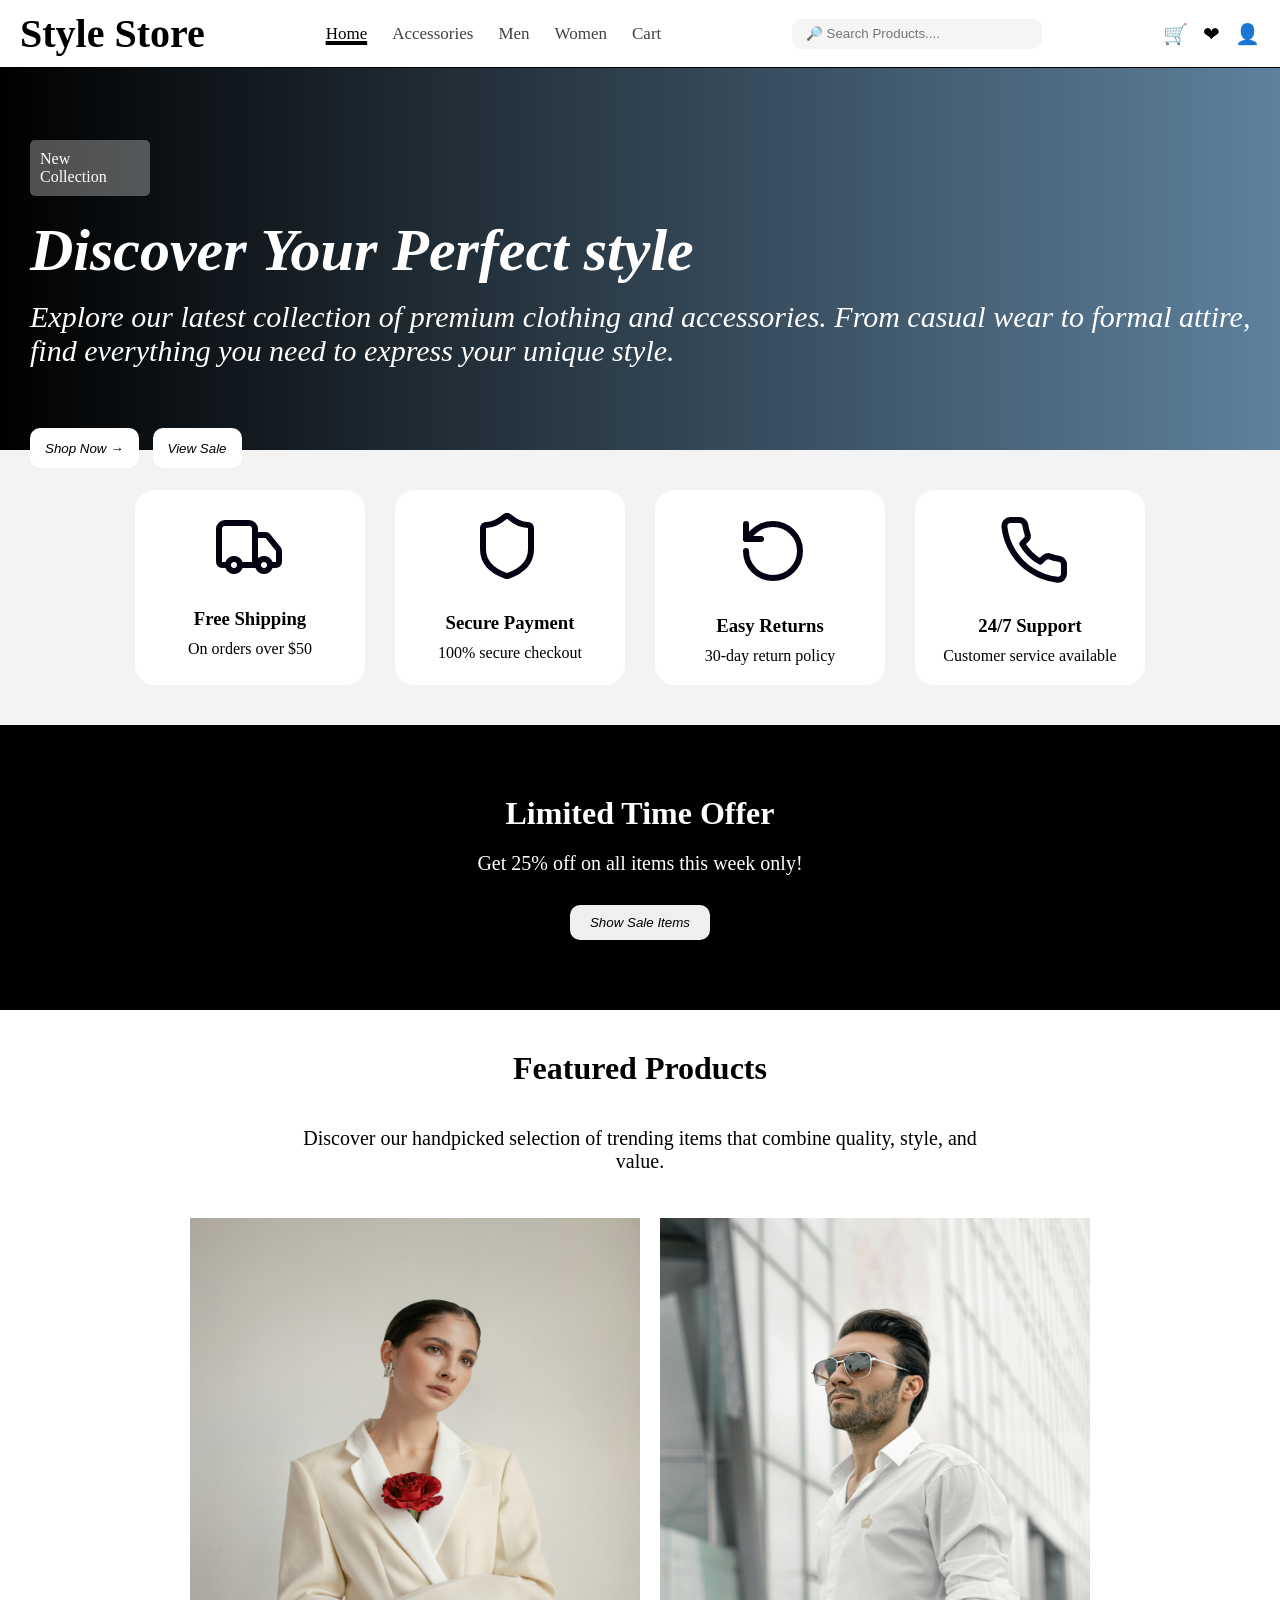
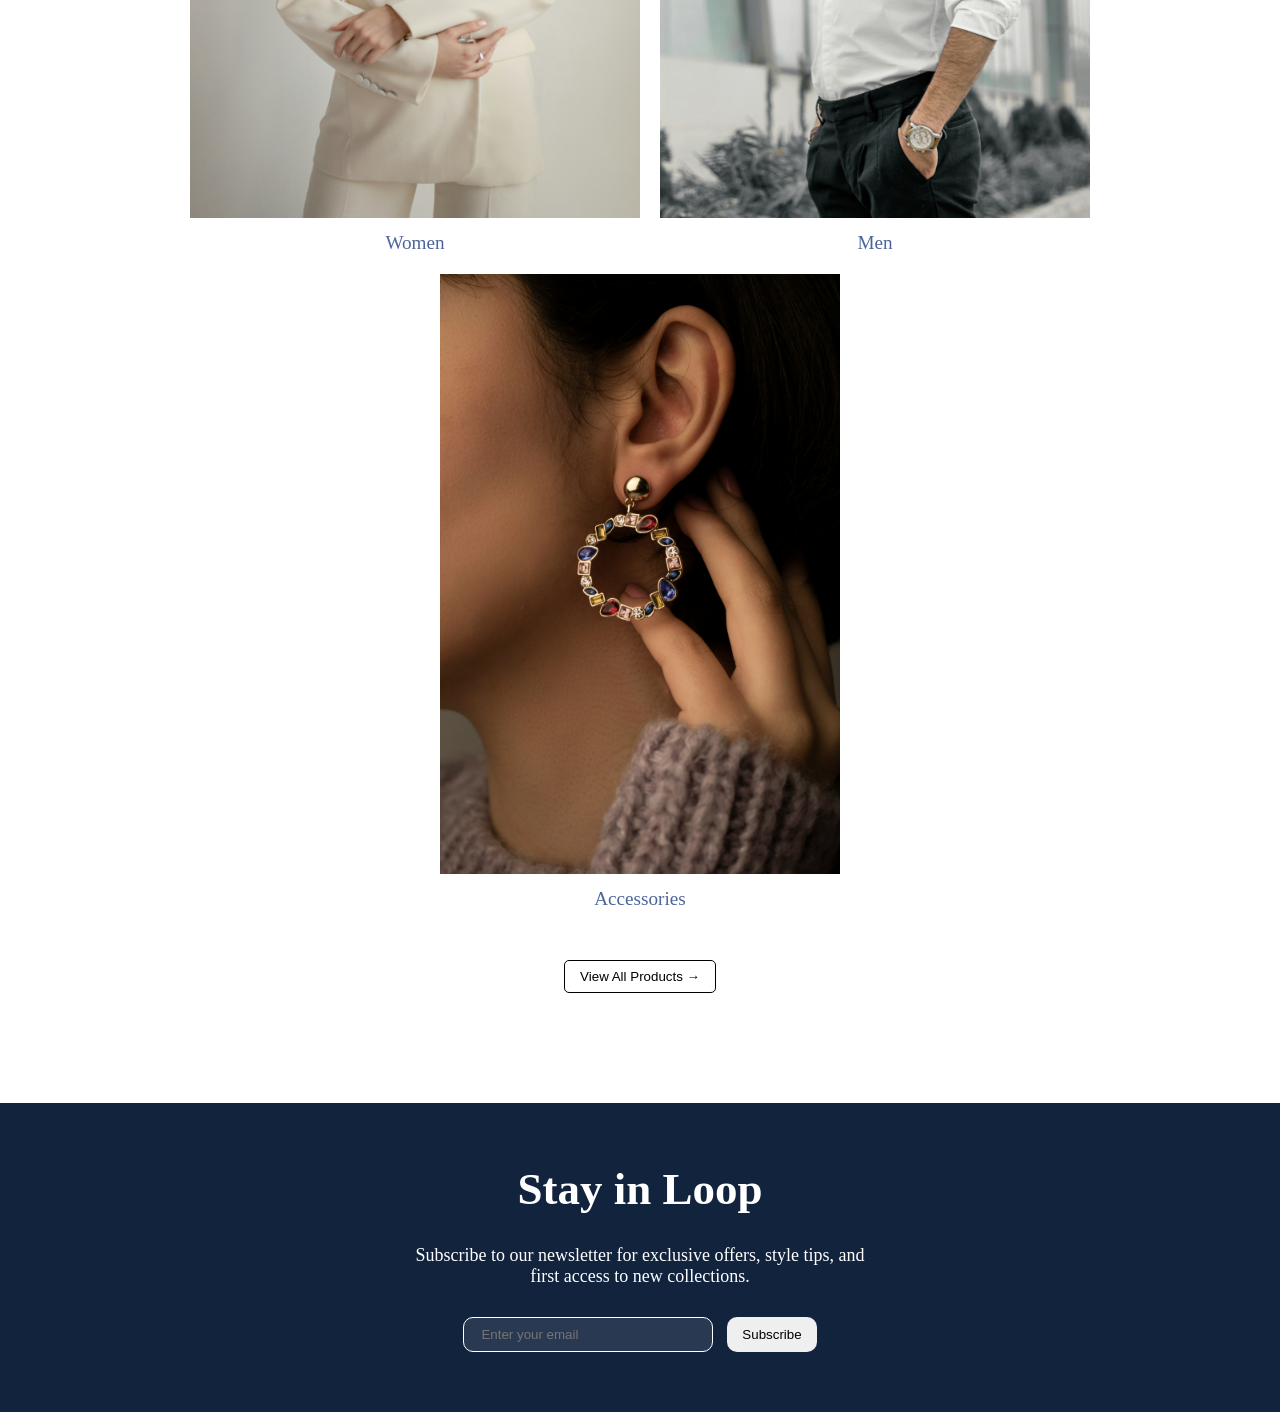
<file: index.html>
<!DOCTYPE html>
<html lang="en">

<head>
    <title>E-Commerce clothing</title>
    <meta name="viewport" content="width=device-width, initial-scale=1.0">
</head>
<link rel="stylesheet" href="style.css">
<body>
    <div class="main">
        <div class="navbar">
            <h1 class="logo">Style Store</h1>
            <ul>
                <a href="#"><li id="one">Home</li></a>
                <a href="shop.html"><li>Accessories</li></a>
                <a href="men.html"><li>Men</li></a>
                <a href="women.html"><li>Women</li></a>
                <a href="sale.html"><li>Cart</li></a>
            </ul>

            <div class="srch">
               <a href="#"><input class="srchh" type="search"  name="" placeholder=" &#x1F50E Search Products...."></a>
            </div>

            <div class="logos">
                <a href="sale.html">&#128722;</a>
                <a href="#">&#10084;</a>
                <a href="#">&#128100;</a> 
            </div>

        </div>

        <div class="shop">

            <div class="coll">
                New Collection 
            </div>

            <div class="disco">
                <h1>Discover Your Perfect style</h1>
                <p>Explore our latest collection of premium clothing and accessories. From casual wear to formal attire, find everything you need to express your unique style.</p>
            </div>

            <div class="btn">
                <button class="btn1">
                    Shop Now  &#8594;
                </button>
                <button class="btn2">
                    View Sale 
                </button>
            </div>

        </div>
        <div class="free">
            <div class="four">
                <img src="images/1.png" alt="">
                <h3>Free Shipping</h3>
                <p>On orders over $50</p>
            </div>
            <div class="four">
                <img src="images/2.png" alt="">
                <h3>Secure Payment</h3>
                <p>100% secure checkout</p>
            </div>
            <div class="four">
                <img src="images/3.png" alt="">
                <h3>Easy Returns</h3>
                <p>30-day return policy</p>
            </div>
            <div class="four">
                 <img src="images/4.png" alt="">
                <h3>24/7 Support</h3>
                <p>Customer service available</p>
            </div>
        </div>
        <div class="sale">
            <h1>Limited Time Offer</h1>
            <p>Get 25% off on all items this week only!</p>
            <button>Show Sale Items </button>
        </div>
        <div class="feat">
            <h1>Featured Products</h1>
            <p>Discover our handpicked selection of trending items that combine quality, style, and <br> value.</p>
                <div class="imc">
                <figure><img src="images/home_dress/women.jpg" height="600px" width="450px"><figcaption><a href="women.html" style="text-decoration: none; color: rgb(77, 101, 155);">Women</a></figcaption></figure>
                <figure><img src="images/home_dress/men.jpg" height="600px" width="430px">
                <figcaption><a href="men.html" style="text-decoration: none; color: rgb(77, 101, 155);">Men</a></figcaption></figure>
                <figure><img src="images/home_dress/mina-rad-mbSmroQl_V0-unsplash.jpg" height="600px" width="400px">
                <figcaption><a href="shop.html" style="text-decoration: none; color: rgb(77, 101,155);">Accessories</a></figcaption></figure>
                </div>
            <button><a href="#">View All Products &#8594;</a> </button>
        </div>
        <div class="loop">
            <h1>Stay in Loop</h1>
            <p>Subscribe to our newsletter for exclusive offers, style tips, and <br> first access to new collections.</p>
            <input type="email" placeholder="  Enter your email">
            <button>Subscribe</button>
        </div>
    </div>  
</body>
</html>
</file>
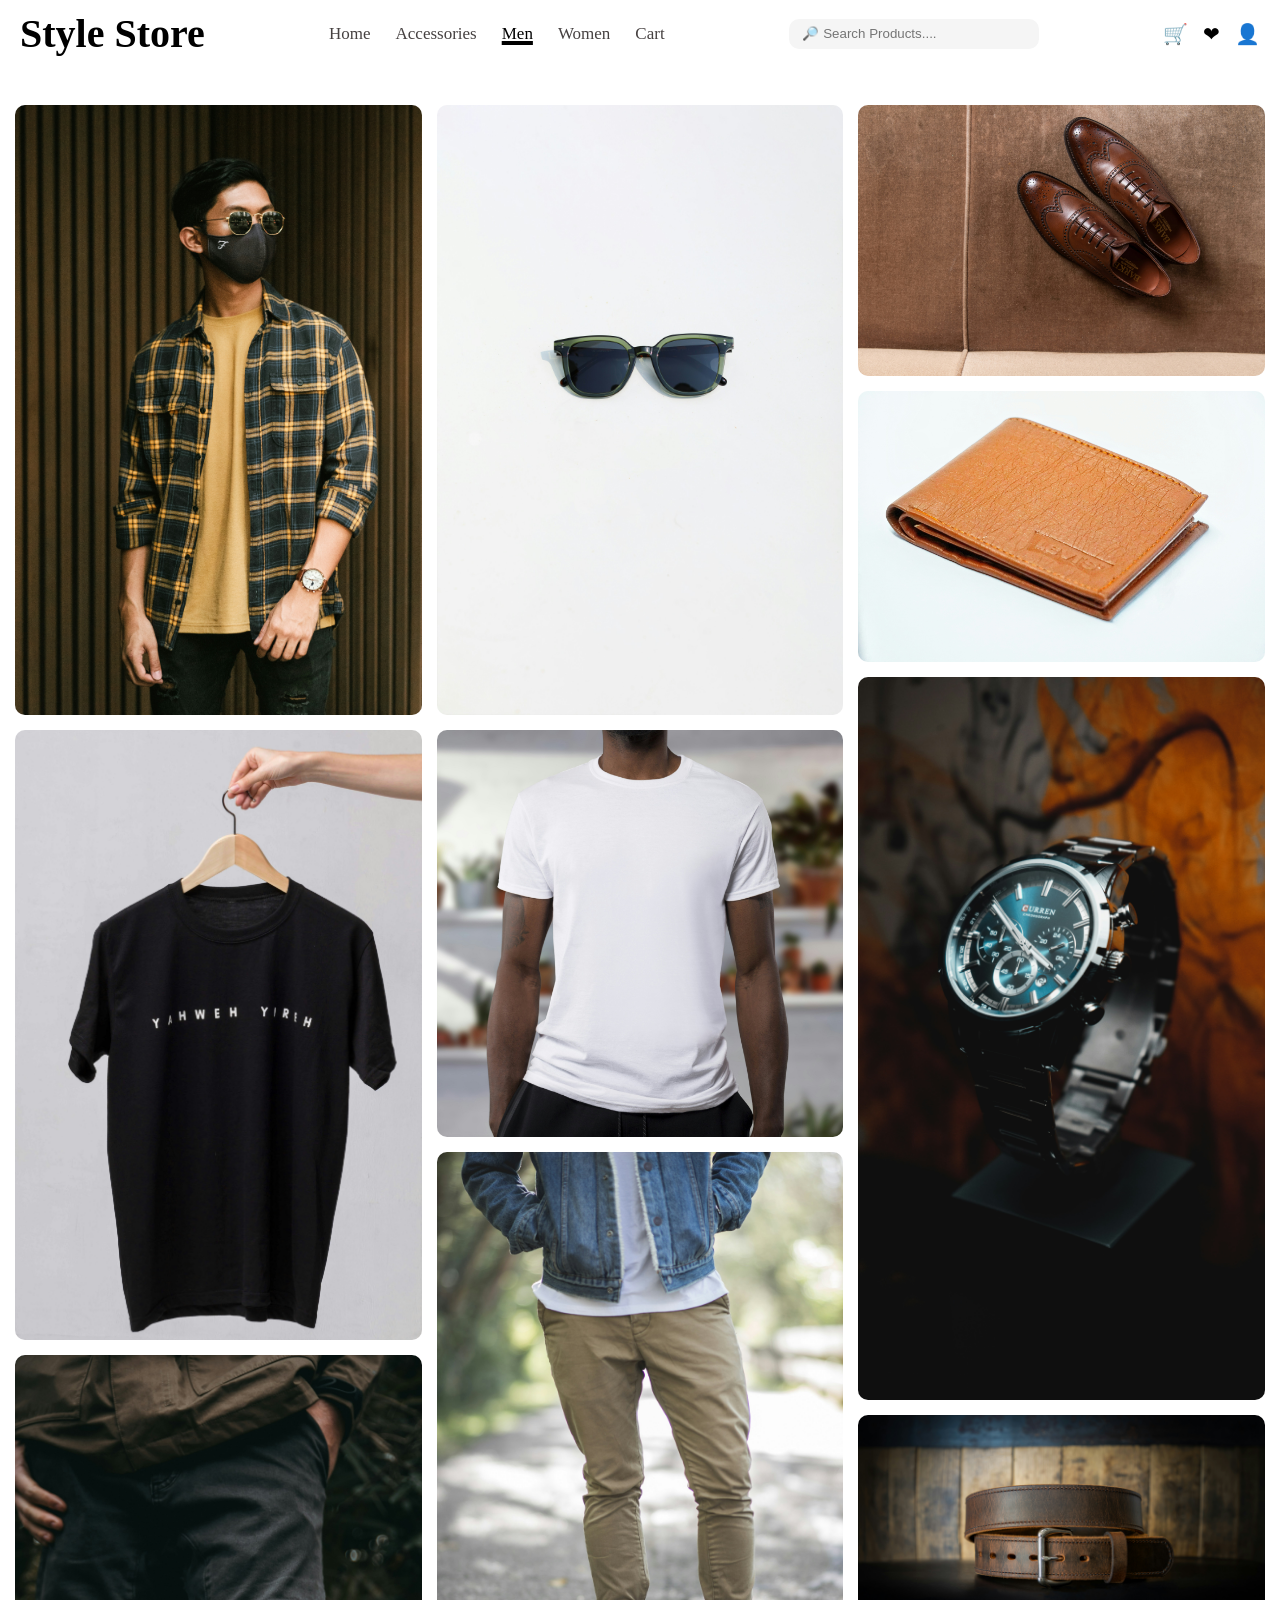
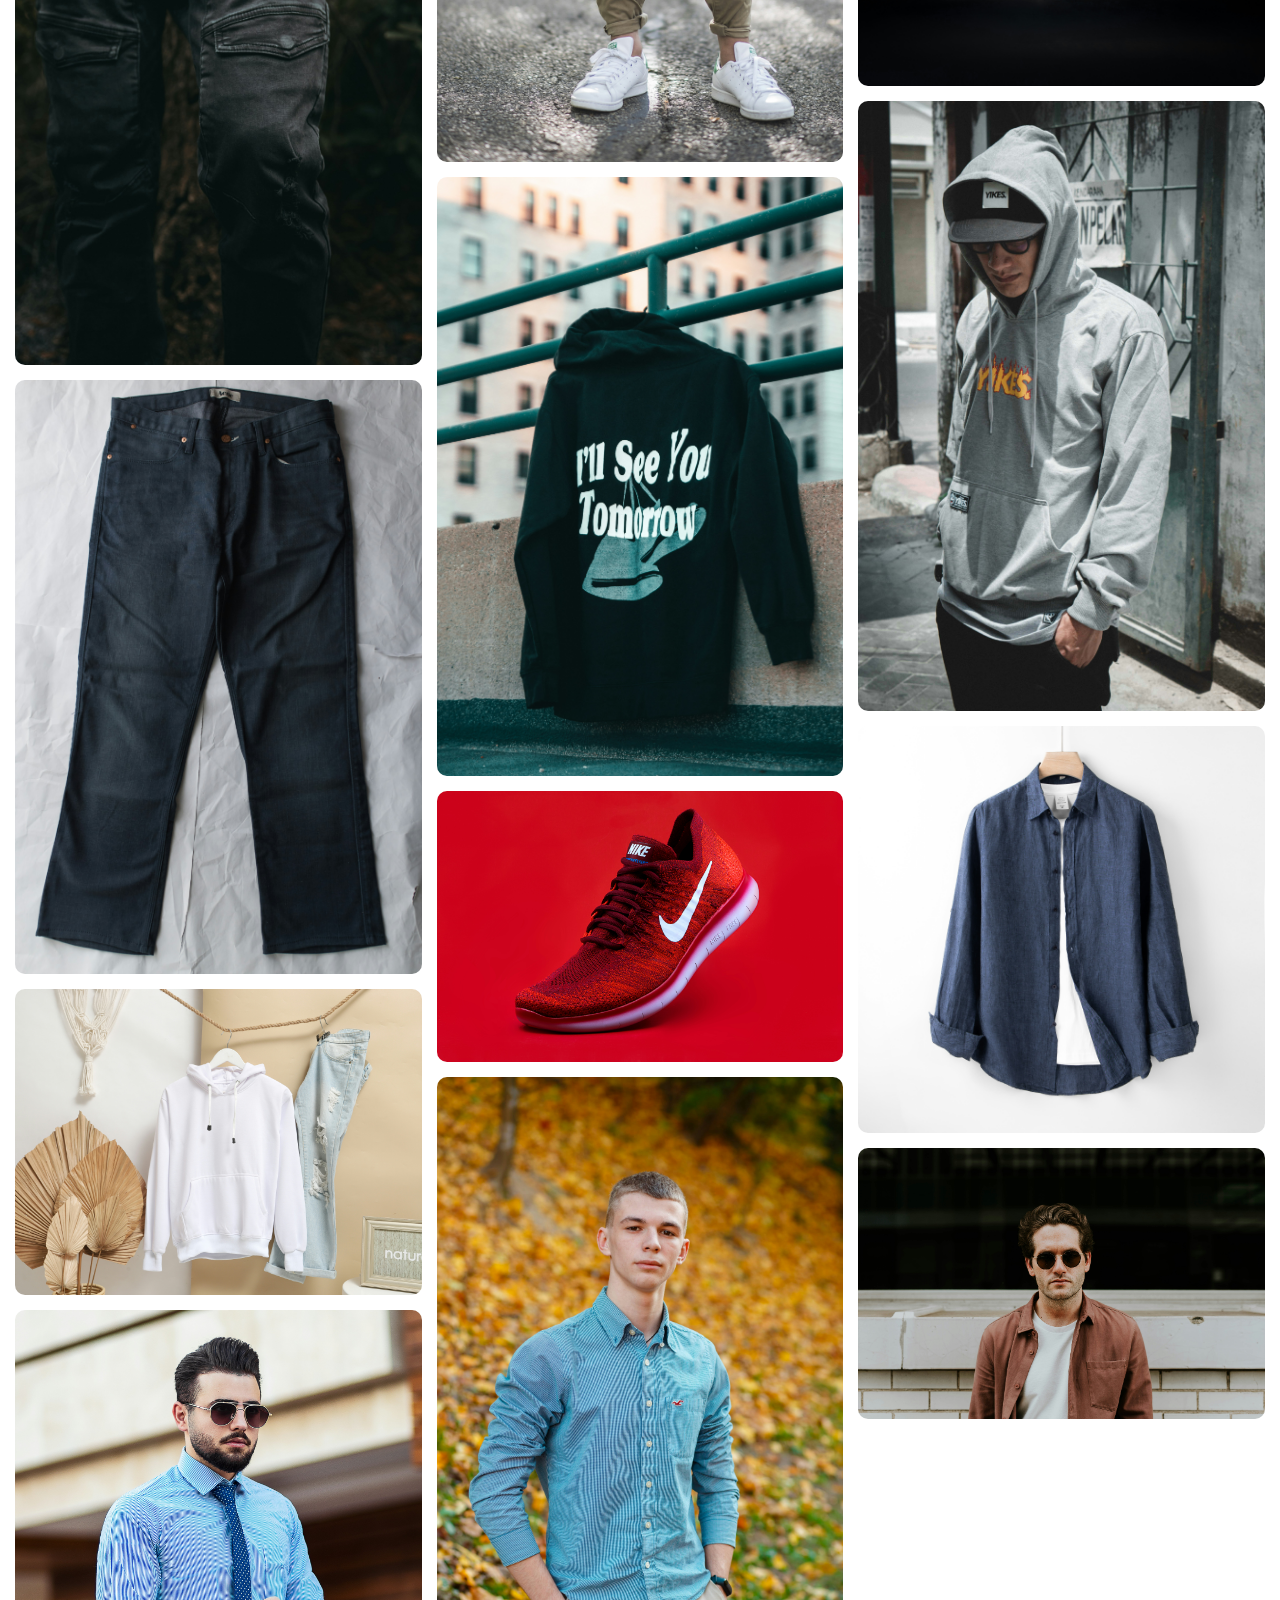
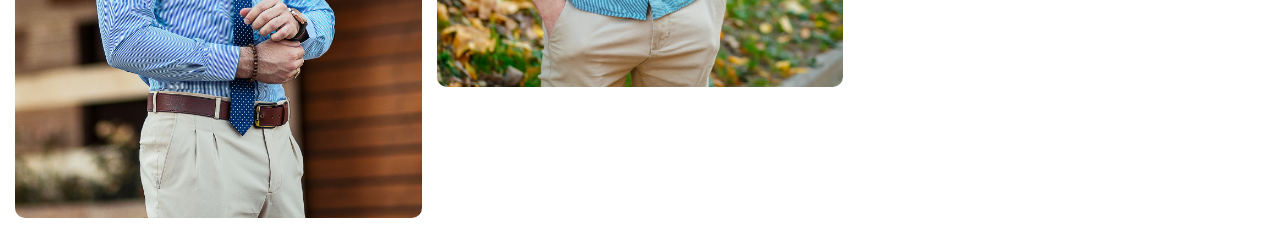
<file: men.html>
<!DOCTYPE html>
<html lang="en">

<head>
    <title>E-Commerce clothing</title>
    <meta name="viewport" content="width=device-width, initial-scale=1.0">
</head>
<link rel="stylesheet" href="menstyle.css">
<body>
    <div class="main">
        <div class="navbar">
            <h1 class="logo">Style Store</h1>
            <ul>
                <a href="index.html"><li>Home</li></a>
                <a href="shop.html"><li>Accessories</li></a>
                <a href="#"><li id="one">Men</li></a>
                <a href="women.html"><li>Women</li></a>
                <a href="sale.html"><li>Cart</li></a>
            </ul>

            <div class="srch">
               <a href="#"><input class="srchh" type="search"  name="" placeholder=" &#x1F50E Search Products...."></a>
            </div>

            <div class="logos">
                <a href="sale.html">&#128722;</a>
                <a href="#">&#10084;</a>
                <a href="#">&#128100;</a>
            </div>
        </div>
        <div class="empty"></div>
        <div class="gallery">
            <div class="photo"><a href="sale.html"><img src="images/men dresses/img7.jpg"></a></div>
            <div class="photo"><a href="sale.html"><img src="images/men dresses/img2.jpg"></a></div>
            <div class="photo"><a href="sale.html"><img src="images/men dresses/img3.jpg"></a></div>
            <div class="photo"><a href="sale.html"><img src="images/men dresses/img4.jpg"></a></div>
            <div class="photo"><a href="sale.html"><img src="images/men dresses/img5.jpg"></a></div>
            <div class="photo"><a href="sale.html"><img src="images/men dresses/img6.jpg"></a></div>
            <div class="photo"><a href="sale.html"><img src="images/men dresses/img18.jpg"></a></div>
            <div class="photo"><a href="sale.html"><img src="images/men dresses/img1.jpg"></a></div>
            <div class="photo"><a href="sale.html"><img src="images/men dresses/img8.jpg"></a></div>
            <div class="photo"><a href="sale.html"><img src="images/men dresses/img15.jpg"></a></div>
            <div class="photo"><a href="sale.html"><img src="images/men dresses/img16.jpg"></a></div>
            <div class="photo"><a href="sale.html"><img src="images/men dresses/img11.jpg"></a></div>
            <div class="photo"><a href="sale.html"><img src="images/men dresses/img12.jpg"></a></div>
            <div class="photo"><a href="sale.html"><img src="images/men dresses/img17.jpg"></a></div>
            <div class="photo"><a href="sale.html"><img src="images/men dresses/img13.jpg"></a></div>
            <div class="photo"><a href="sale.html"><img src="images/men dresses/img14.jpg"></a></div>
            <div class="photo"><a href="sale.html"><img src="images/men dresses/img9.jpg"></a></div>
            <div class="photo"><a href="sale.html"><img src="images/men dresses/img10.jpg"></a></div>
            <div class="photo"><a href="sale.html"><img src="images/men dresses/img19.jpg"></a></div>
        </div>
</file>
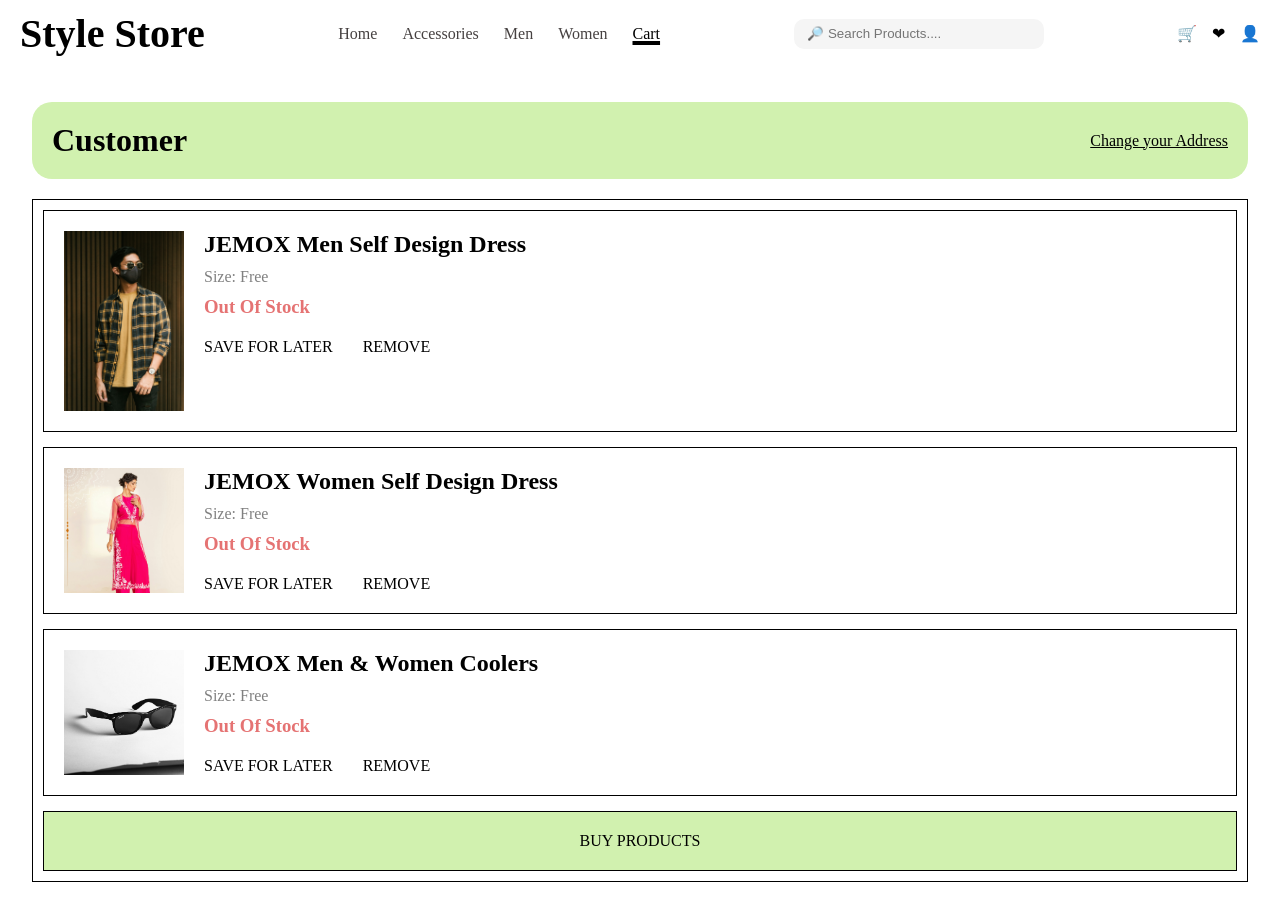
<file: sale.html>
<!DOCTYPE html>
<html lang="en">

<head>
    <title>E-Commerce clothing</title>
    <meta name="viewport" content="width=device-width, initial-scale=1.0">
</head>
<link rel="stylesheet" href="sale.css">
<body>
    <div class="main">
        <div class="navbar">
            <h1 class="logo">Style Store</h1>
            <ul>
                <a href="index.html"><li>Home</li></a>
                <a href="shop.html"><li>Accessories</li></a>
                <a href="men.html"><li>Men</li></a>
                <a href="women.html"><li>Women</li></a>
                <a href="#"><li id="one">Cart</li></a>
            </ul>

            <div class="srch">
               <a href="#"><input class="srchh" type="search"  name="" placeholder=" &#x1F50E Search Products...."></a>
            </div>

            <div class="logos">
                <a href="sale.html">&#128722;</a>
                <a href="#">&#10084;</a>
                <a href="#">&#128100;</a> 
            </div>
        </div>
        <hr>
        <div class="empty"></div>
        <div>
            <div class="address">
                <h1>Customer</h1>
                <p>Change your Address</p>
            </div>
        </div>
        <div class="two">
            <div id="products">
                <div class="product">
                    <img src="images/men dresses/img7.jpg" alt="sock">
                    <div class="product-text">
                        <h2>JEMOX Men Self Design Dress</h2>
                        <p>Size: Free</p>
                        <h3>Out Of Stock</h3>
                        <div class="actions">
                            <span>SAVE FOR LATER</span>
                            <span>REMOVE</span>
                        </div>
                    </div>
                </div>
                <div class="product">
                    <img src="images/women dresses/img1.jpg" alt="sock">
                    <div class="product-text">
                        <h2>JEMOX Women Self Design Dress</h2>
                        <p>Size: Free</p>
                        <h3>Out Of Stock</h3>
                        <div class="actions">
                            <span>SAVE FOR LATER</span>
                            <span>REMOVE</span>
                        </div>
                    </div>
                </div>
                <div class="product">
                    <img src="images/accesscories/i6.jpg" alt="sock">
                    <div class="product-text">
                        <h2>JEMOX Men & Women Coolers</h2>
                        <p>Size: Free</p>
                        <h3>Out Of Stock</h3>
                        <div class="actions">
                            <span>SAVE FOR LATER</span>
                            <span>REMOVE</span>
                        </div>
                    </div>
                </div>
                <div class="product1">
                    <p>BUY PRODUCTS</p>
                </div>
            </div>
        </div>
    </div>
</div>
</file>
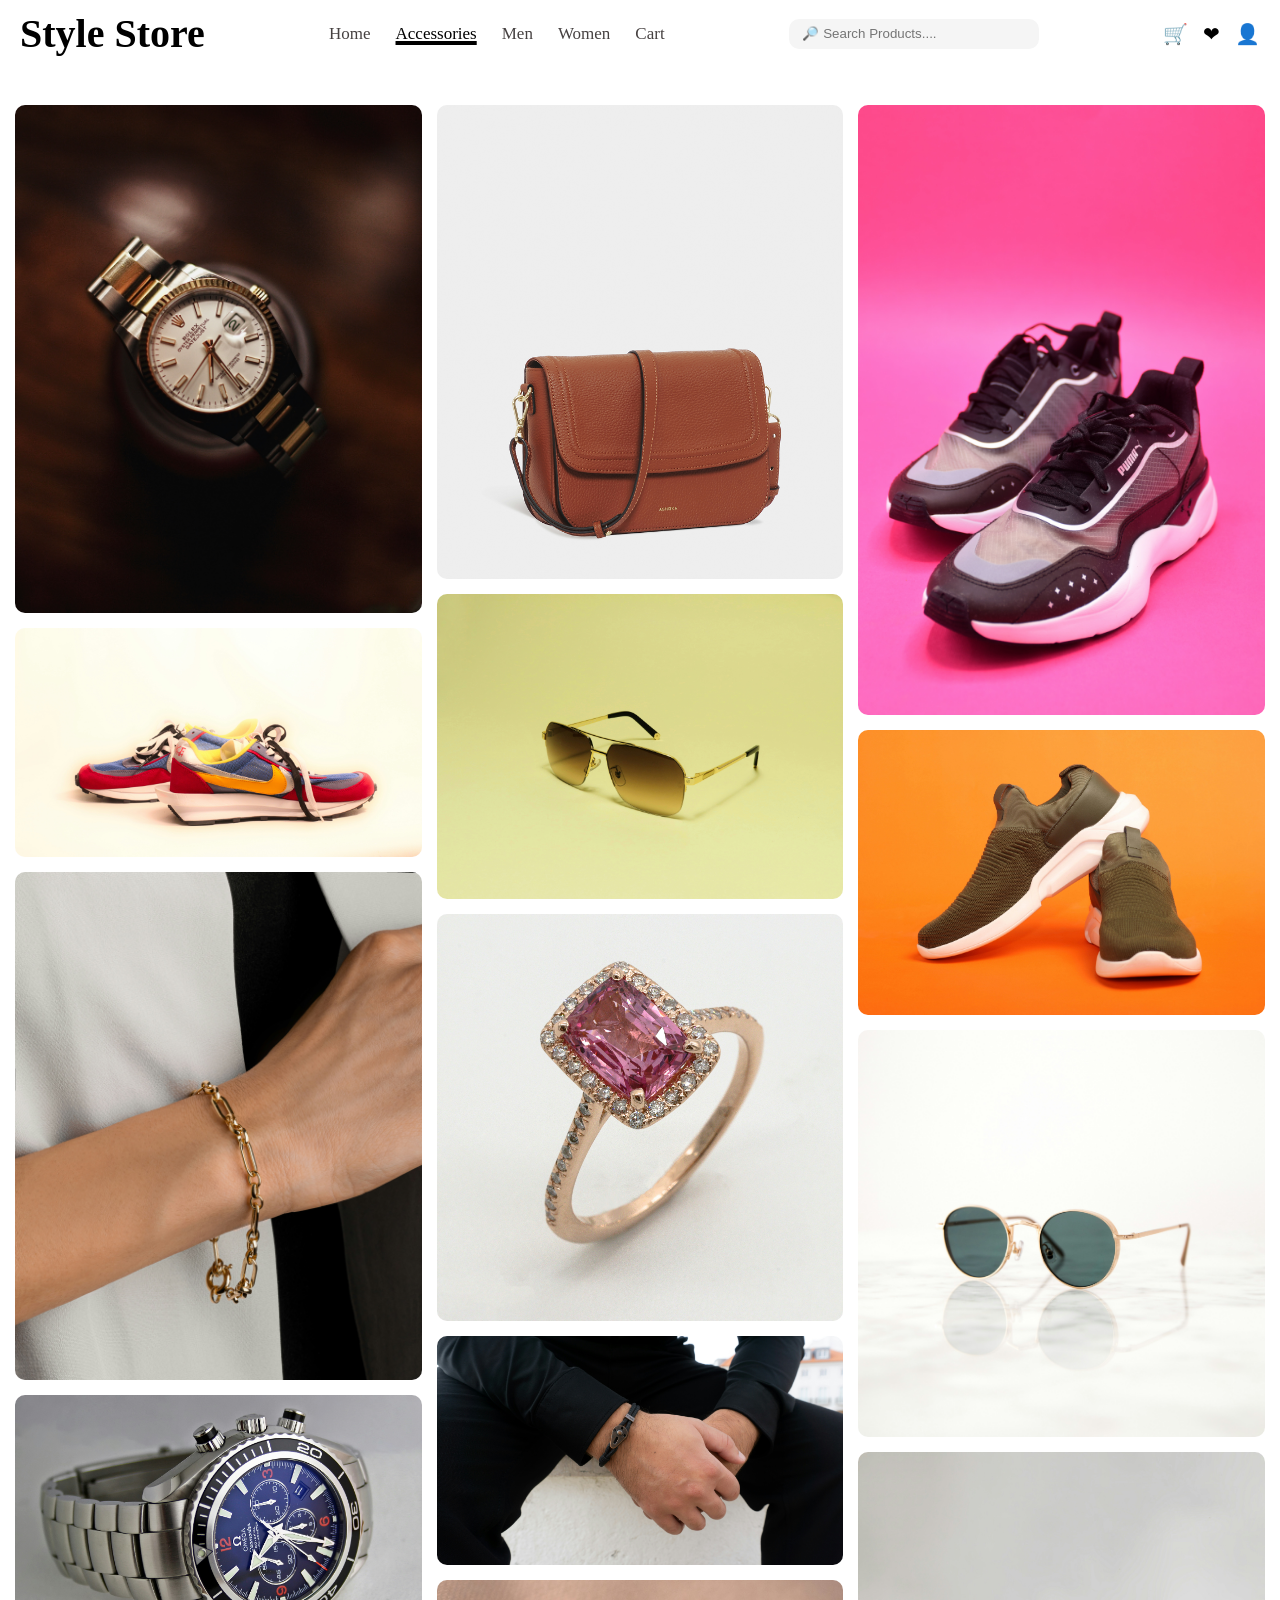
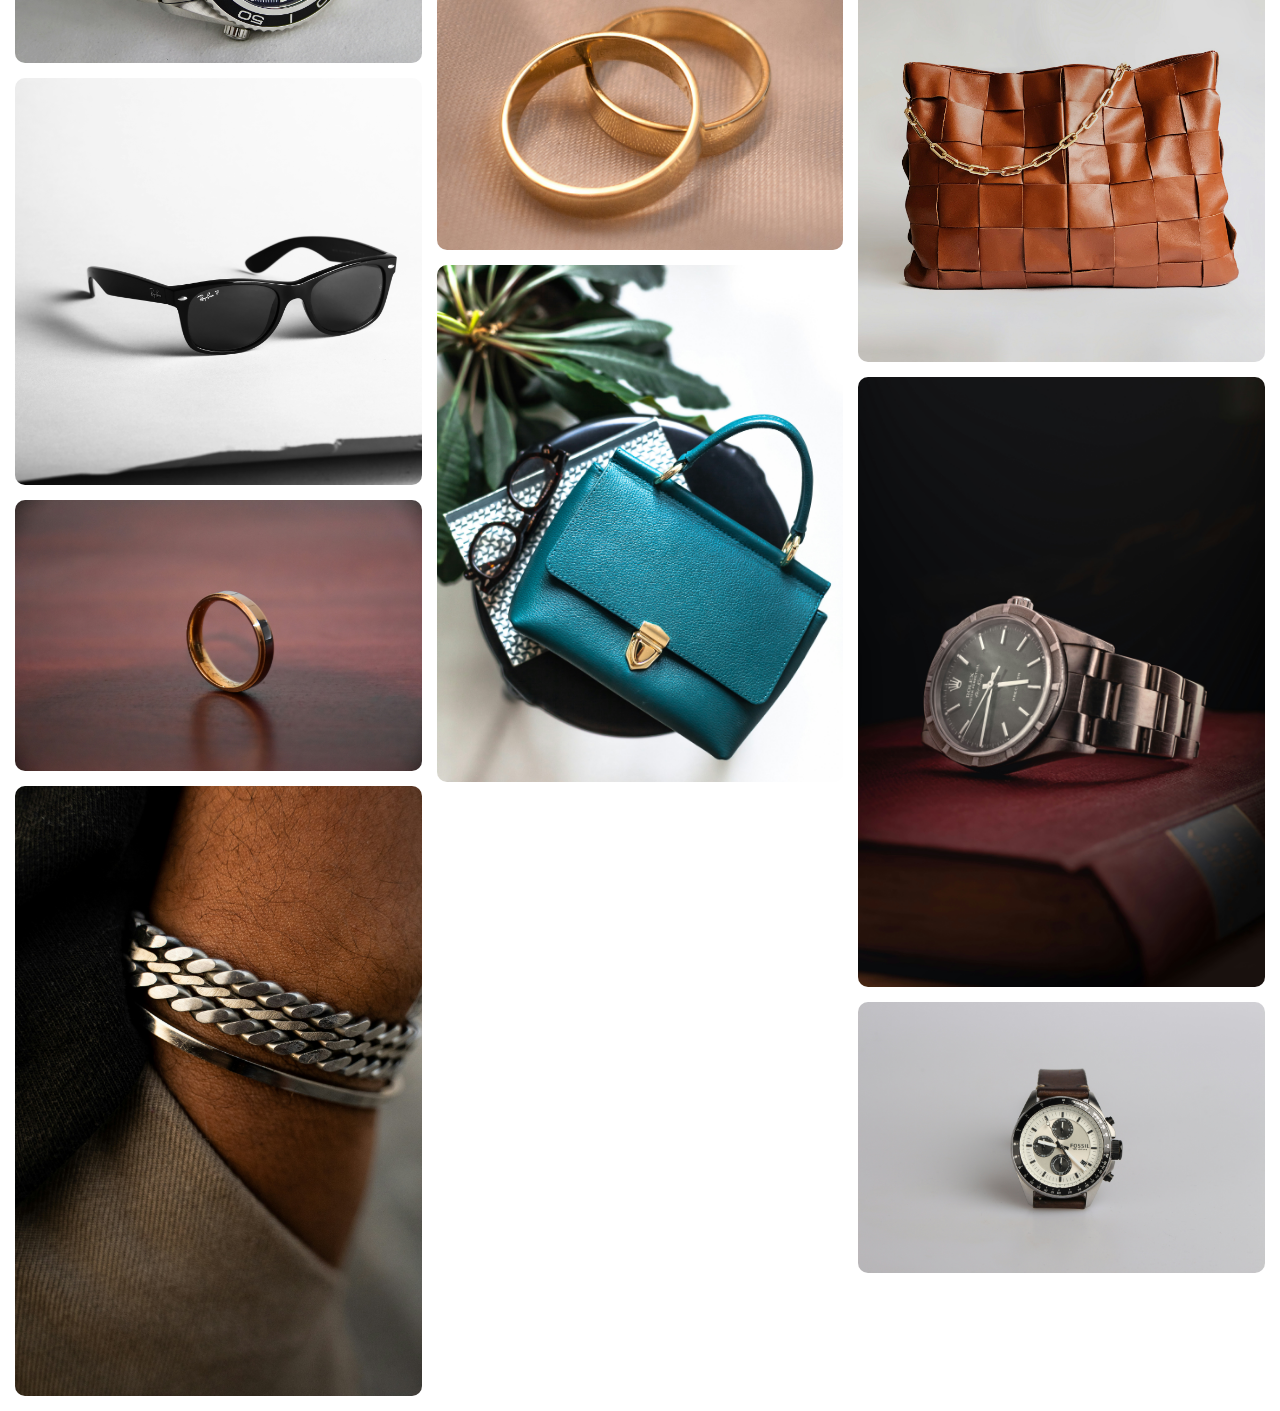
<file: shop.html>
<!DOCTYPE html>
<html lang="en">

<head>
    <title>E-Commerce clothing</title>
    <meta name="viewport" content="width=device-width, initial-scale=1.0">
</head>
<link rel="stylesheet" href="shop.css">
<body>
    <div class="main">
        <div class="navbar">
            <h1 class="logo">Style Store</h1>
            <ul>
                <a href="index.html"><li>Home</li></a>
                <a href="#"><li id="one">Accessories</li></a>
                <a href="men.html"><li>Men</li></a>
                <a href="women.html"><li>Women</li></a>
                <a href="sale.html"><li>Cart</li></a>
            </ul>

            <div class="srch">
               <a href="#"><input class="srchh" type="search"  name="" placeholder=" &#x1F50E Search Products...."></a>
            </div>

            <div class="logos">
                <a href="sale.html">&#128722;</a>
                <a href="#">&#10084;</a>
                <a href="#">&#128100;</a> 
            </div>
        </div>
        <div class="empty"></div>
            <div class="gallery">
                <div class="photo"><a href="sale.html"><img src="images/accesscories/i1.jpg"></a></div>
                <div class="photo"><a href="sale.html"><img src="images/accesscories/i2.jpg"></a></div>
                <div class="photo"><a href="sale.html"><img src="images/accesscories/i3.jpg"></a></div>
                <div class="photo"><a href="sale.html"><img src="images/accesscories/i4.jpg"></a></div>
                <div class="photo"><a href="sale.html"><img src="images/accesscories/i6.jpg"></a></div>
                <div class="photo"><a href="sale.html"><img src="images/accesscories/i7.jpg"></a></div>
                <div class="photo"><a href="sale.html"><img src="images/accesscories/i5.jpg"></a></div>
                <div class="photo"><a href="sale.html"><img src="images/accesscories/i8.jpg"></a></div>
                <div class="photo"><a href="sale.html"><img src="images/accesscories/i9.jpg"></a></div>
                <div class="photo"><a href="sale.html"><img src="images/accesscories/i10.jpg"></a></div>
                <div class="photo"><a href="sale.html"><img src="images/accesscories/i11.jpg"></a></div>
                <div class="photo"><a href="sale.html"><img src="images/accesscories/i12.jpg"></a></div>
                <div class="photo"><a href="sale.html"><img src="images/accesscories/i13.jpg"></a></div>
                <div class="photo"><a href="sale.html"><img src="images/accesscories/i14.jpg"></a></div>
                <div class="photo"><a href="sale.html"><img src="images/accesscories/i15.jpg"></a></div>
                <div class="photo"><a href="sale.html"><img src="images/accesscories/i16.jpg"></a></div>
                <div class="photo"><a href="sale.html"><img src="images/accesscories/i17.jpg"></a></div>
                <div class="photo"><a href="sale.html"><img src="images/accesscories/i18.jpg"></a></div>
                <div class="photo"><a href="sale.html"><img src="images/accesscories/i19.jpg"></a></div>
            </div>
</file>
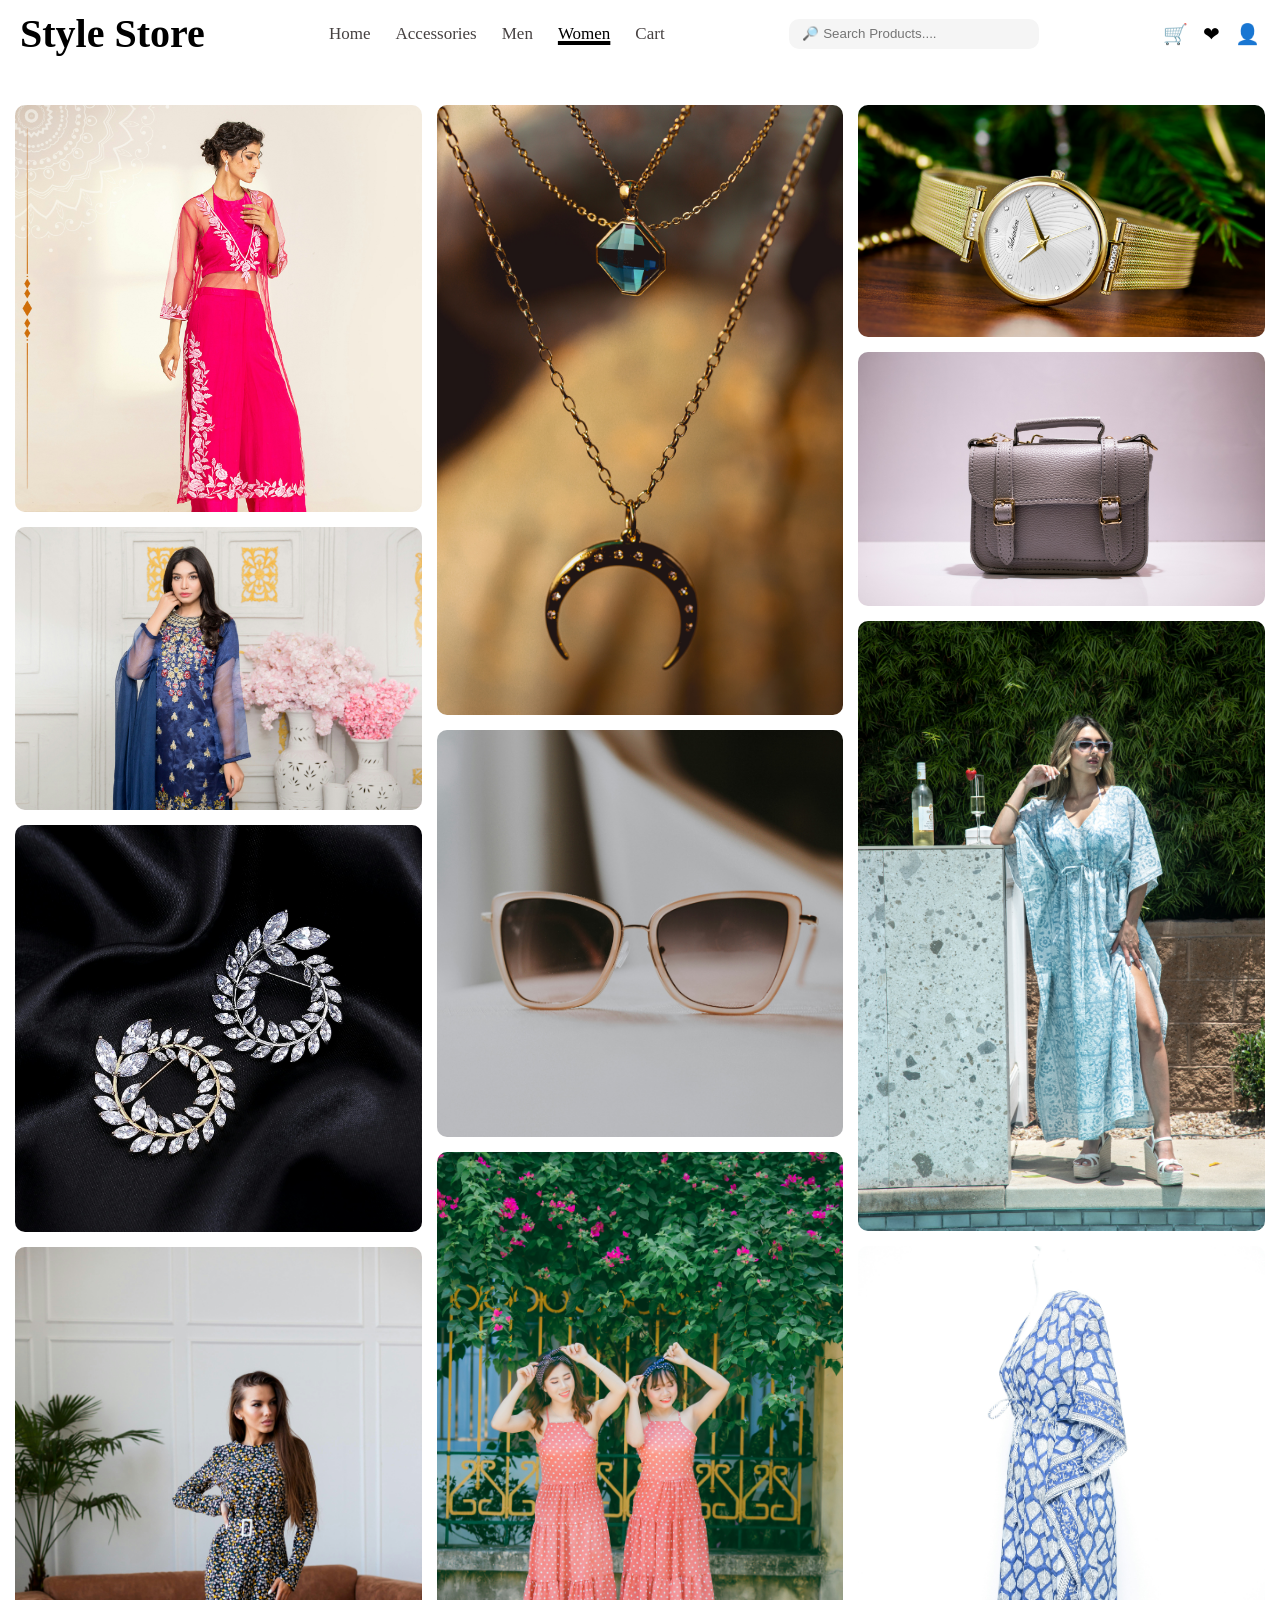
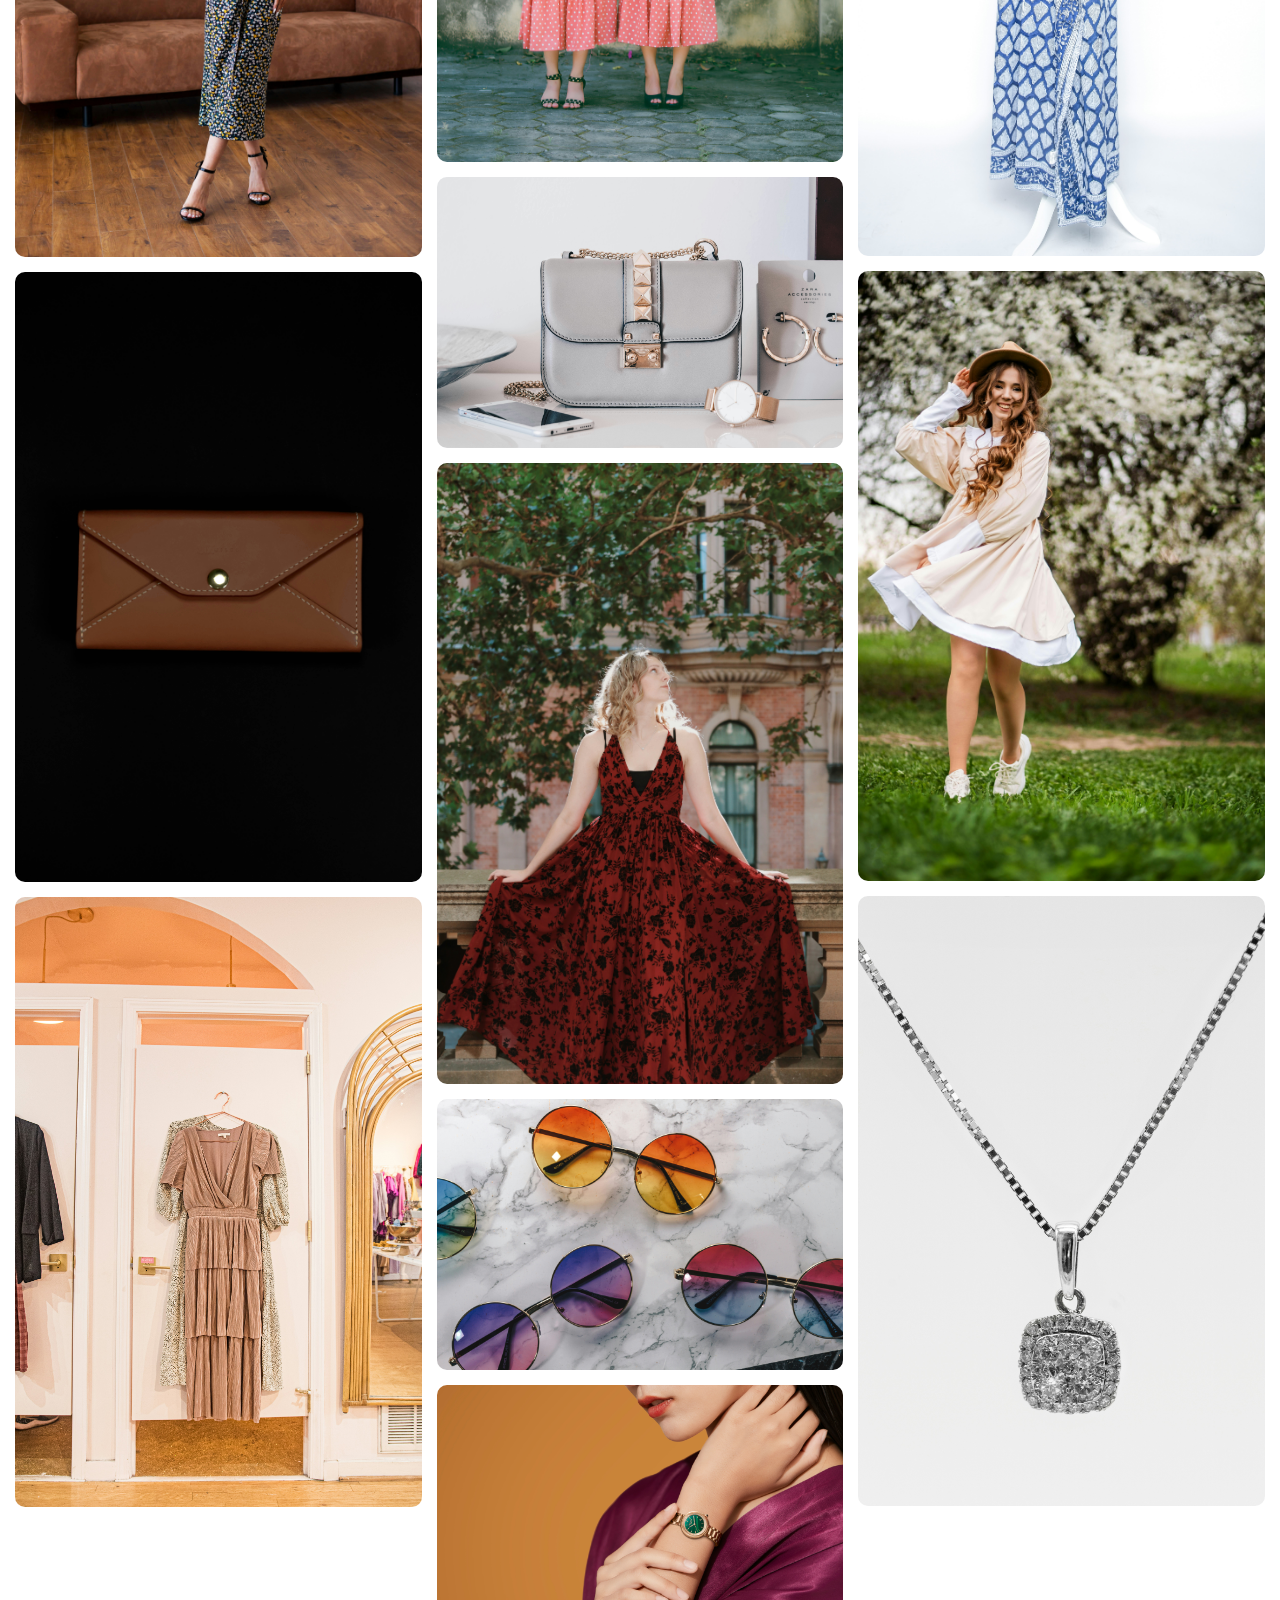
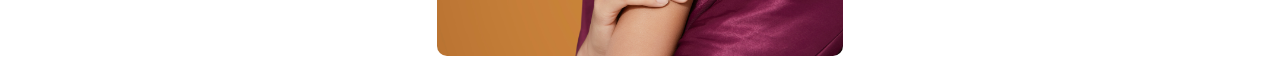
<file: women.html>
<!DOCTYPE html>
<html lang="en">

<head>
    <title>E-Commerce clothing</title>
    <meta name="viewport" content="width=device-width, initial-scale=1.0">
</head>
<link rel="stylesheet" href="women.css">
<body>
    <div class="main">
        <div class="navbar">
            <h1 class="logo">Style Store</h1>
            <ul>
                <a href="index.html"><li>Home</li></a>
                <a href="shop.html"><li>Accessories</li></a>
                <a href="men.html"><li>Men</li></a>
                <a href="#"><li  id="one">Women</li></a>
                <a href="sale.html"><li>Cart</li></a>
            </ul>

            <div class="srch">
               <a href="#"><input class="srchh" type="search"  name="" placeholder=" &#x1F50E Search Products...."></a>
            </div>

            <div class="logos">
                <a href="sale.html">&#128722;</a>
                <a href="#">&#10084;</a>
                <a href="#">&#128100;</a>
            </div>
        </div>
        <div class="empty"></div>
            <div class="gallery">
                <div class="photo"><a href="sale.html"><img src="images/women dresses/img1.jpg"></a></div>
                <div class="photo"><a href="sale.html"><img src="images/women dresses/img2.jpg"></a></div>
                <div class="photo"><a href="sale.html"><img src="images/women dresses/img3.jpg"></a></div>
                <div class="photo"><a href="sale.html"><img src="images/women dresses/img4.jpg"></a></div>
                <div class="photo"><a href="sale.html"><img src="images/women dresses/img5.jpg"></a></div>
                <div class="photo"><a href="sale.html"><img src="images/women dresses/img6.jpg"></a></div>
                <div class="photo"><a href="sale.html"><img src="images/women dresses/img7.jpg"></a></div>
                <div class="photo"><a href="sale.html"><img src="images/women dresses/img8.jpg"></a></div>
                <div class="photo"><a href="sale.html"><img src="images/women dresses/img9.jpg"></a></div>
                <div class="photo"><a href="sale.html"><img src="images/women dresses/img10.jpg"></a></div>
                <div class="photo"><a href="sale.html"><img src="images/women dresses/img11.jpg"></a></div>
                <div class="photo"><a href="sale.html"><img src="images/women dresses/img13.jpg"></a></div>
                <div class="photo"><a href="sale.html"><img src="images/women dresses/img14.jpg"></a></div>
                <div class="photo"><a href="sale.html"><img src="images/women dresses/img15.jpg"></a></div>
                <div class="photo"><a href="sale.html"><img src="images/women dresses/img16.jpg"></a></div>
                <div class="photo"><a href="sale.html"><img src="images/women dresses/img18.jpg"></a></div>
                <div class="photo"><a href="sale.html"><img src="images/women dresses/img19.jpg"></a></div>
                <div class="photo"><a href="sale.html"><img src="images/women dresses/img20.jpg"></a></div>
                <div class="photo"><a href="sale.html"><img src="images/women dresses/img21.jpg"></a></div>
            </div>
</file>
<file: style.css>
*{
    margin:0;
    padding:0;
    box-sizing:border-box;
    scrollbar-width:none;
}

html,
body{
    width:100%;
    overflow-x:hidden;
}

.main{
    width:100%;
}

/* ================= NAVBAR ================= */

.navbar{
    width:100%;
    min-height:60px;
    background:#fff;
    position:fixed;
    z-index:1000;
    border-bottom:1px solid black;
    display:flex;
    align-items:center;
    justify-content:space-between;
    flex-wrap:wrap;
    padding:10px 20px;
}

.navbar h1{
    font-size:40px;
}

.navbar ul{
    display:flex;
    list-style:none;
    gap:25px;
}

.navbar ul li{
    list-style:none;
    font-size:17px;
}

.navbar ul a{
    text-decoration:none;
    color:rgb(70,65,65);
}

#one{
    text-decoration:underline 4px;
    color:black;
}

.srch{
    margin-left:10px;
}

.srchh{
    height:30px;
    width:250px;
    background-color:whitesmoke;
    border-radius:10px;
    border:none;
    padding-left:10px;
}

.logos{
    display:flex;
    gap:15px;
}

.logos a{
    text-decoration:none;
    color:black;
    font-size:20px;
}

/* ================= HERO ================= */

.shop{
    padding-top:100px;
    height:450px;
    width:100%;
    background:linear-gradient(to right,rgb(0,0,0),rgb(94,129,157));
}

.coll{
    width:120px;
    background:rgba(255,255,255,0.3);
    margin-top:40px;
    margin-left:30px;
    border-radius:5px;
    padding:10px;
    color:white;
}

.disco h1{
    color:white;
    font-size:60px;
    margin-left:30px;
    margin-top:20px;
    font-style:italic;
}

.disco p{
    color:white;
    font-size:30px;
    margin-left:30px;
    margin-top:15px;
    font-style:italic;
}

.btn{
    margin-left:30px;
    margin-top:60px;
}

.btn1,
.btn2{
    background:white;
    border:none;
    border-radius:10px;
    height:40px;
    padding:0 15px;
    font-style:italic;
}

.btn1{
    margin-right:10px;
}

/* ================= FEATURES ================= */

.free{
    width:100%;
    background:rgb(244,243,243);
    padding:40px 20px;
    display:flex;
    justify-content:center;
    flex-wrap:wrap;
    gap:30px;
}

.four{
    width:230px;
    background:white;
    border-radius:20px;
    padding:20px;
    text-align:center;
}

.four img{
    margin-bottom:20px;
}

.four p{
    margin-top:10px;
}

/* ================= SALE ================= */

.sale{
    width:100%;
    background:black;
    text-align:center;
    padding:70px 20px;
}

.sale h1{
    color:white;
}

.sale p{
    color:white;
    font-size:20px;
    margin-top:20px;
}

.sale button{
    margin-top:30px;
    padding:10px 20px;
    border:none;
    border-radius:10px;
    font-style:italic;
}

/* ================= FEATURED PRODUCTS ================= */

.feat{
    width:100%;
    padding-bottom:60px;
}

.feat h1{
    text-align:center;
    padding-top:40px;
    font-family:'Lucida Sans';
}

.feat p{
    padding-top:40px;
    text-align:center;
    font-size:20px;
    font-family:'Lucida Sans';
}

.imc{
    margin-top:45px;
    display:flex;
    justify-content:center;
    gap:20px;
    flex-wrap:wrap;
}

.imc figure{
    text-align:center;
}

.imc figcaption{
    margin-top:10px;
    font-size:larger;
}

.feat button{
    display:block;
    margin:50px auto;
    padding:8px 15px;
    background:white;
    border:1px solid black;
    border-radius:5px;
}

.feat button a{
    text-decoration:none;
    color:black;
}

/* ================= NEWSLETTER ================= */

.loop{
    background:rgb(18,35,62);
    text-align:center;
    padding:60px 20px;
}

.loop h1{
    color:white;
    font-size:45px;
}

.loop p{
    color:white;
    margin-top:30px;
    font-size:18px;
}

.loop input{
    margin-top:30px;
    height:35px;
    width:250px;
    border-radius:10px;
    border:1px solid white;
    background:rgba(255,255,255,0.1);
    color:white;
    padding-left:10px;
}

.loop button{
    height:35px;
    width:90px;
    border:none;
    border-radius:10px;
    margin-left:10px;
}

/* ================= MOBILE ================= */

@media screen and (max-width:768px){

    .navbar{
        flex-direction:column;
        text-align:center;
    }

    .navbar ul{
        flex-wrap:wrap;
        justify-content:center;
        gap:12px;
        margin-top:10px;
    }

    .srch{
        width:95%;
        margin-top:10px;
    }

    .srchh{
        width:100%;
    }

    .logos{
        margin-top:10px;
    }

    .shop{
        height:auto;
        padding-top:180px;
        padding-bottom:40px;
    }

    .coll{
        margin-left:20px;
    }

    .disco h1{
        font-size:32px;
        margin-right:20px;
    }

    .disco p{
        font-size:20px;
        margin-right:20px;
    }

    .btn{
        margin-top:30px;
    }

    .free{
        flex-direction:column;
        align-items:center;
    }

    .four{
        width:90%;
    }

    .sale{
        padding:40px 15px;
    }

    .sale h1{
        font-size:35px;
    }

    .sale p{
        font-size:18px;
    }

    .imc{
        flex-direction:column;
        align-items:center;
    }

    .imc img{
        width:90%;
        height:auto;
    }

    .loop h1{
        font-size:30px;
    }

    .loop p{
        font-size:16px;
    }

    .loop input{
        width:90%;
        margin-bottom:10px;
    }

    .loop button{
        margin-left:0;
    }
}
</file>
<file: menstyle.css>
*{
    margin:0;
    padding:0;
    box-sizing:border-box;
    scrollbar-width:none;
}

html,
body{
    width:100%;
    overflow-x:hidden;
}

.main{
    width:100%;
}

.navbar{
    width:100%;
    min-height:60px;
    background:white;
    position:fixed;
    z-index:1000;
    display:flex;
    align-items:center;
    justify-content:space-between;
    flex-wrap:wrap;
    padding:10px 20px;
}

.navbar h1{
    font-size:40px;
}

.navbar ul{
    display:flex;
    list-style:none;
    gap:25px;
}

.navbar ul li{
    list-style:none;
    font-size:17px;
}

.navbar ul a{
    text-decoration:none;
    color:rgb(70,65,65);
}

#one{
    text-decoration:underline 4px;
    color:black;
}

.srchh{
    width:250px;
    height:30px;
    border:none;
    border-radius:10px;
    background:whitesmoke;
    padding-left:10px;
}

.logos{
    display:flex;
    gap:15px;
}

.logos a{
    text-decoration:none;
    color:black;
    font-size:20px;
}

.empty{
    height:90px;
}

.gallery{
    column-count:3;
    column-gap:15px;
    padding:15px;
}

.photo{
    margin-bottom:15px;
    overflow:hidden;
    border-radius:10px;
}

.photo img{
    width:100%;
    display:block;
    transition:0.4s;
}

.photo img:hover{
    transform:scale(1.03);
}

@media screen and (max-width:768px){

    .navbar{
        flex-direction:column;
        text-align:center;
    }

    .navbar ul{
        flex-wrap:wrap;
        justify-content:center;
        gap:12px;
        margin-top:10px;
    }

    .srch{
        width:95%;
        margin-top:10px;
    }

    .srchh{
        width:100%;
    }

    .logos{
        margin-top:10px;
    }

    .empty{
        height:180px;
    }

    .gallery{
        column-count:1;
    }
}
</file>
<file: sale.css>
*{
    margin:0;
    padding:0;
    box-sizing:border-box;
    scrollbar-width:none;
}

html,
body{
    width:100%;
    overflow-x:hidden;
}

.main{
    width:100%;
}

.navbar{
    width:100%;
    min-height:60px;
    background:white;
    position:fixed;
    z-index:1000;
    display:flex;
    align-items:center;
    justify-content:space-between;
    flex-wrap:wrap;
    padding:10px 20px;
}

.navbar h1{
    font-size:40px;
}

.navbar ul{
    display:flex;
    gap:25px;
    list-style:none;
}

.navbar ul li{
    list-style:none;
}

.navbar ul a{
    text-decoration:none;
    color:rgb(70,65,65);
}

#one{
    text-decoration:underline 4px;
    color:black;
}

.srchh{
    width:250px;
    height:30px;
    border:none;
    border-radius:10px;
    background:whitesmoke;
    padding-left:10px;
}

.logos{
    display:flex;
    gap:15px;
}

.logos a{
    text-decoration:none;
    color:black;
}

.empty{
    height:100px;
}

.address{
    width:95%;
    margin:auto;
    background:rgb(209,241,175);
    border-radius:20px;
    padding:20px;
    display:flex;
    justify-content:space-between;
    align-items:center;
}

.address p{
    text-decoration:underline;
}

#products{
    width:95%;
    margin:20px auto;
    border:1px solid black;
    padding:10px;
}

.product{
    display:flex;
    gap:20px;
    border:1px solid black;
    margin-bottom:15px;
    padding:20px;
}

.product img{
    width:120px;
}

.product-text h2{
    margin-bottom:10px;
}

.product-text p{
    color:gray;
}

.product-text h3{
    margin-top:10px;
    color:#e57373;
}

.actions{
    display:flex;
    gap:30px;
    margin-top:20px;
}

.product1{
    text-align:center;
    padding:20px;
    background:rgb(209,241,175);
    border:1px solid black;
}

@media screen and (max-width:768px){

    .navbar{
        flex-direction:column;
        text-align:center;
    }

    .navbar ul{
        flex-wrap:wrap;
        justify-content:center;
        gap:12px;
        margin-top:10px;
    }

    .srch{
        width:95%;
        margin-top:10px;
    }

    .srchh{
        width:100%;
    }

    .logos{
        margin-top:10px;
    }

    .empty{
        height:180px;
    }

    .address{
        flex-direction:column;
        text-align:center;
        gap:10px;
    }

    .product{
        flex-direction:column;
        text-align:center;
    }

    .product img{
        width:200px;
        margin:auto;
    }

    .actions{
        flex-direction:column;
        gap:10px;
    }
}
</file>
<file: shop.css>
*{
    margin:0;
    padding:0;
    box-sizing:border-box;
    scrollbar-width:none;
}

html,
body{
    width:100%;
    overflow-x:hidden;
}

.main{
    width:100%;
}

.navbar{
    width:100%;
    min-height:60px;
    background:white;
    position:fixed;
    z-index:1000;
    display:flex;
    align-items:center;
    justify-content:space-between;
    flex-wrap:wrap;
    padding:10px 20px;
}

.navbar h1{
    font-size:40px;
}

.navbar ul{
    display:flex;
    list-style:none;
    gap:25px;
}

.navbar ul li{
    list-style:none;
    font-size:17px;
}

.navbar ul a{
    text-decoration:none;
    color:rgb(70,65,65);
}

#one{
    text-decoration:underline 4px;
    color:black;
}

.srchh{
    width:250px;
    height:30px;
    border:none;
    border-radius:10px;
    background:whitesmoke;
    padding-left:10px;
}

.logos{
    display:flex;
    gap:15px;
}

.logos a{
    text-decoration:none;
    color:black;
    font-size:20px;
}

.empty{
    height:90px;
}

.gallery{
    column-count:3;
    column-gap:15px;
    padding:15px;
}

.photo{
    margin-bottom:15px;
    overflow:hidden;
    border-radius:10px;
}

.photo img{
    width:100%;
    display:block;
    transition:0.4s;
}

.photo img:hover{
    transform:scale(1.03);
}

@media screen and (max-width:768px){

    .navbar{
        flex-direction:column;
        text-align:center;
    }

    .navbar ul{
        flex-wrap:wrap;
        justify-content:center;
        gap:12px;
        margin-top:10px;
    }

    .srch{
        width:95%;
        margin-top:10px;
    }

    .srchh{
        width:100%;
    }

    .logos{
        margin-top:10px;
    }

    .empty{
        height:180px;
    }

    .gallery{
        column-count:1;
    }
}
</file>
<file: women.css>
*{
    margin:0;
    padding:0;
    box-sizing:border-box;
    scrollbar-width:none;
}

html,
body{
    width:100%;
    overflow-x:hidden;
}

.main{
    width:100%;
}

.navbar{
    width:100%;
    min-height:60px;
    background:white;
    position:fixed;
    z-index:1000;
    display:flex;
    align-items:center;
    justify-content:space-between;
    flex-wrap:wrap;
    padding:10px 20px;
}

.navbar h1{
    font-size:40px;
}

.navbar ul{
    display:flex;
    list-style:none;
    gap:25px;
}

.navbar ul li{
    list-style:none;
    font-size:17px;
}

.navbar ul a{
    text-decoration:none;
    color:rgb(70,65,65);
}

#one{
    text-decoration:underline 4px;
    color:black;
}

.srchh{
    width:250px;
    height:30px;
    border:none;
    border-radius:10px;
    background:whitesmoke;
    padding-left:10px;
}

.logos{
    display:flex;
    gap:15px;
}

.logos a{
    text-decoration:none;
    color:black;
    font-size:20px;
}

.empty{
    height:90px;
}

.gallery{
    column-count:3;
    column-gap:15px;
    padding:15px;
}

.photo{
    margin-bottom:15px;
    overflow:hidden;
    border-radius:10px;
}

.photo img{
    width:100%;
    display:block;
    transition:0.4s;
}

.photo img:hover{
    transform:scale(1.03);
}

@media screen and (max-width:768px){

    .navbar{
        flex-direction:column;
        text-align:center;
    }

    .navbar ul{
        flex-wrap:wrap;
        justify-content:center;
        gap:12px;
        margin-top:10px;
    }

    .srch{
        width:95%;
        margin-top:10px;
    }

    .srchh{
        width:100%;
    }

    .logos{
        margin-top:10px;
    }

    .empty{
        height:180px;
    }

    .gallery{
        column-count:1;
    }
}
</file>
